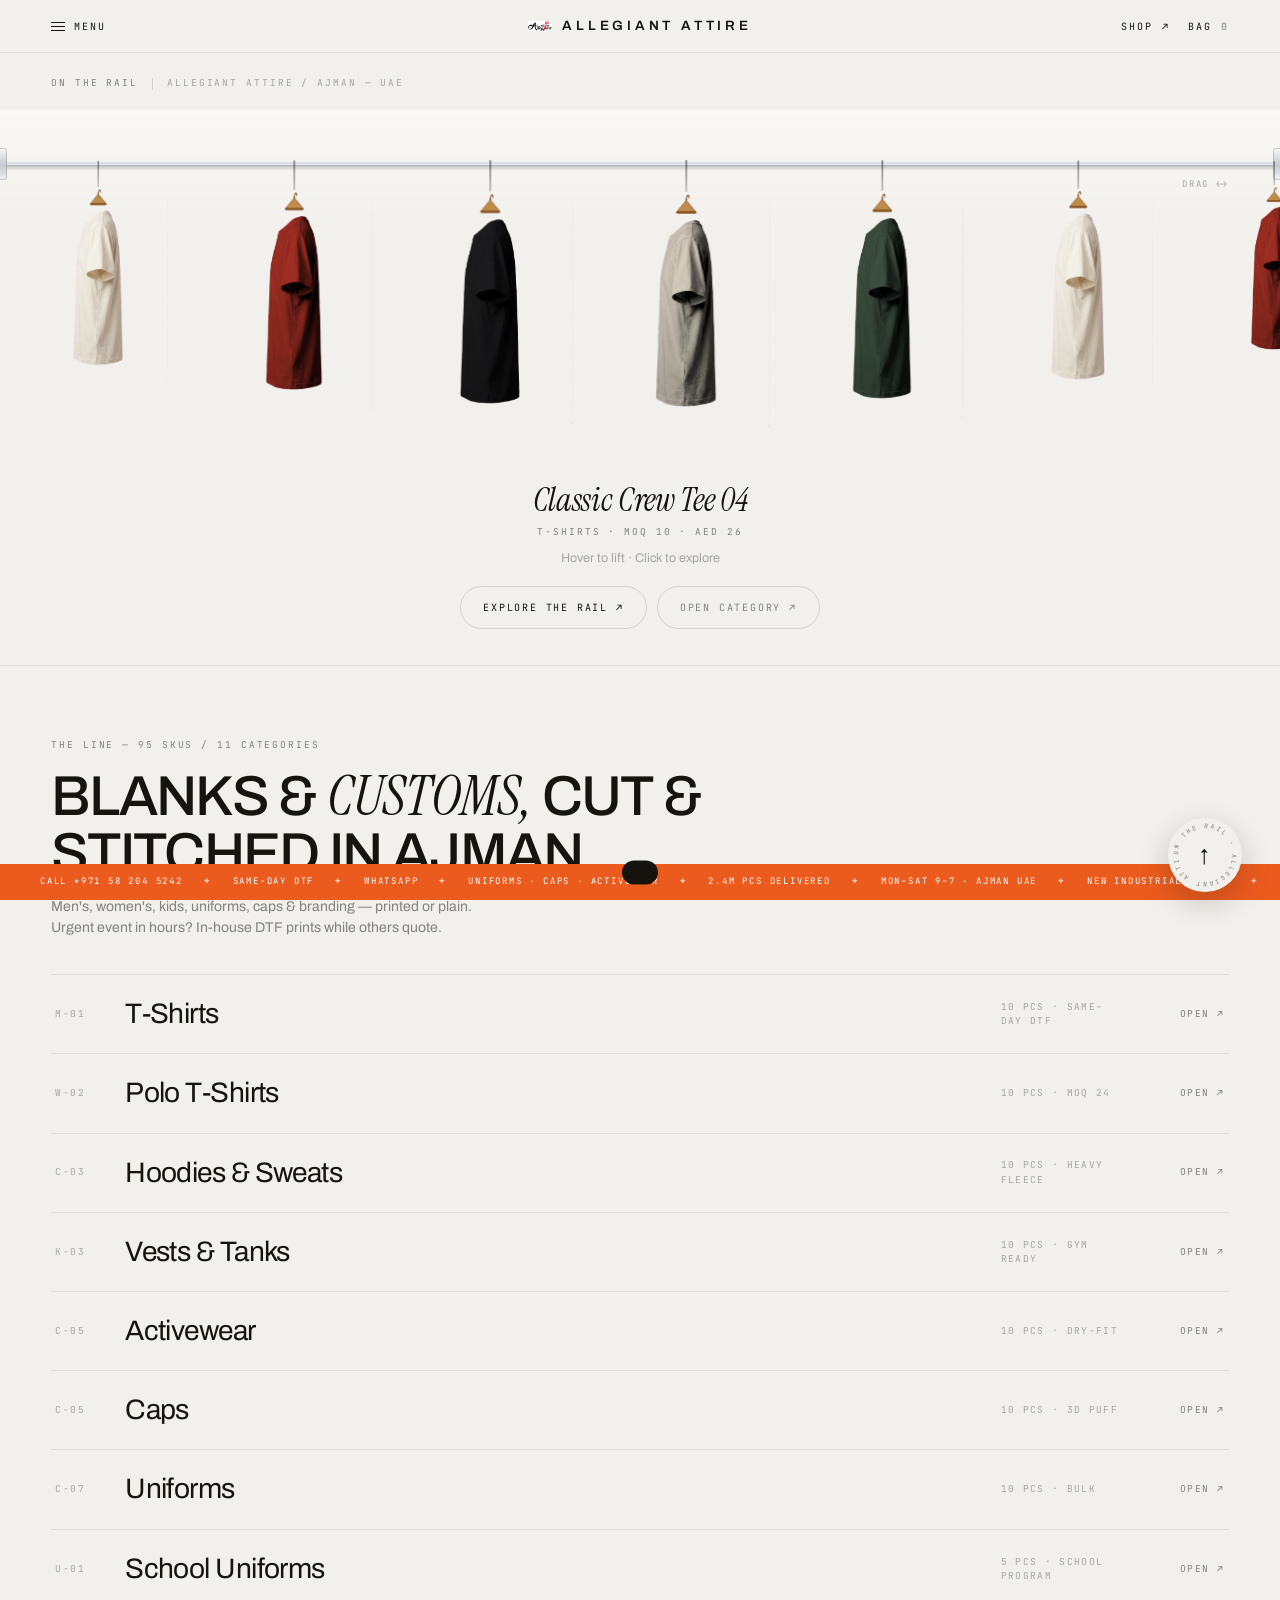
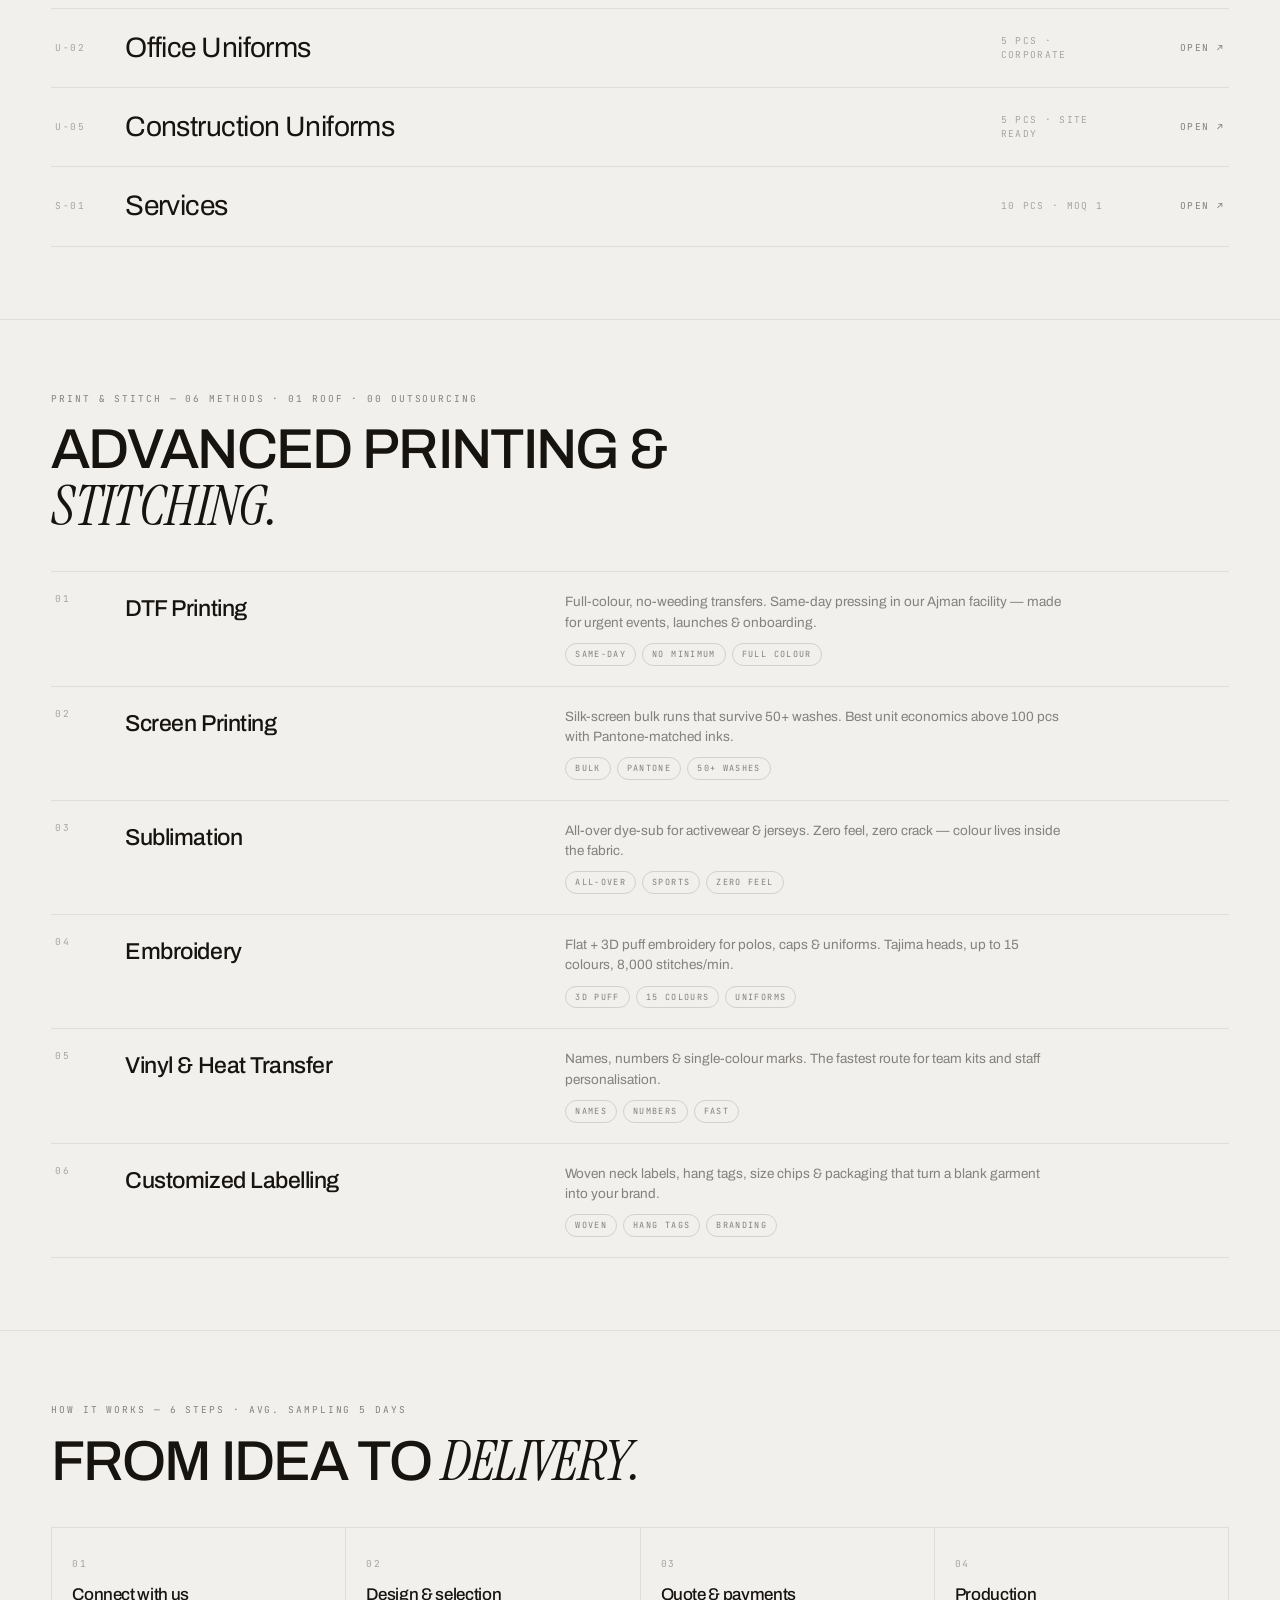
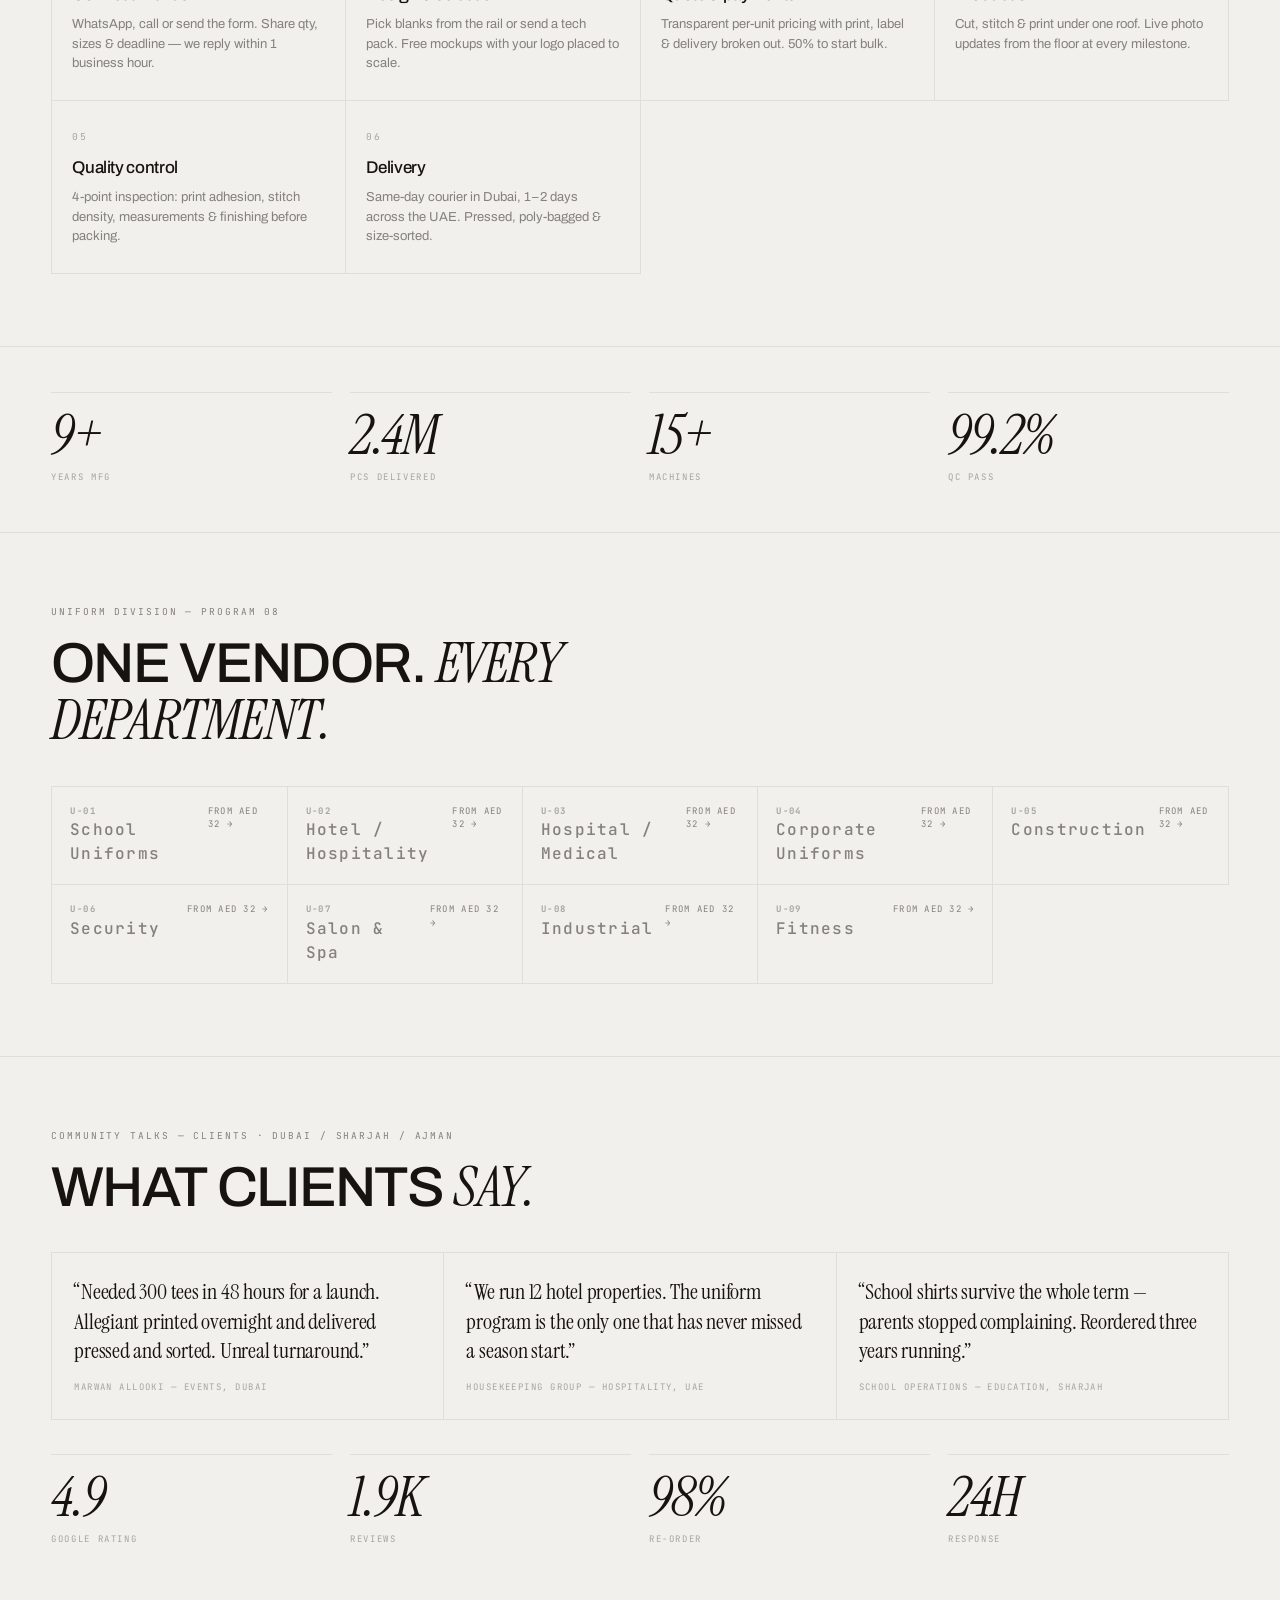
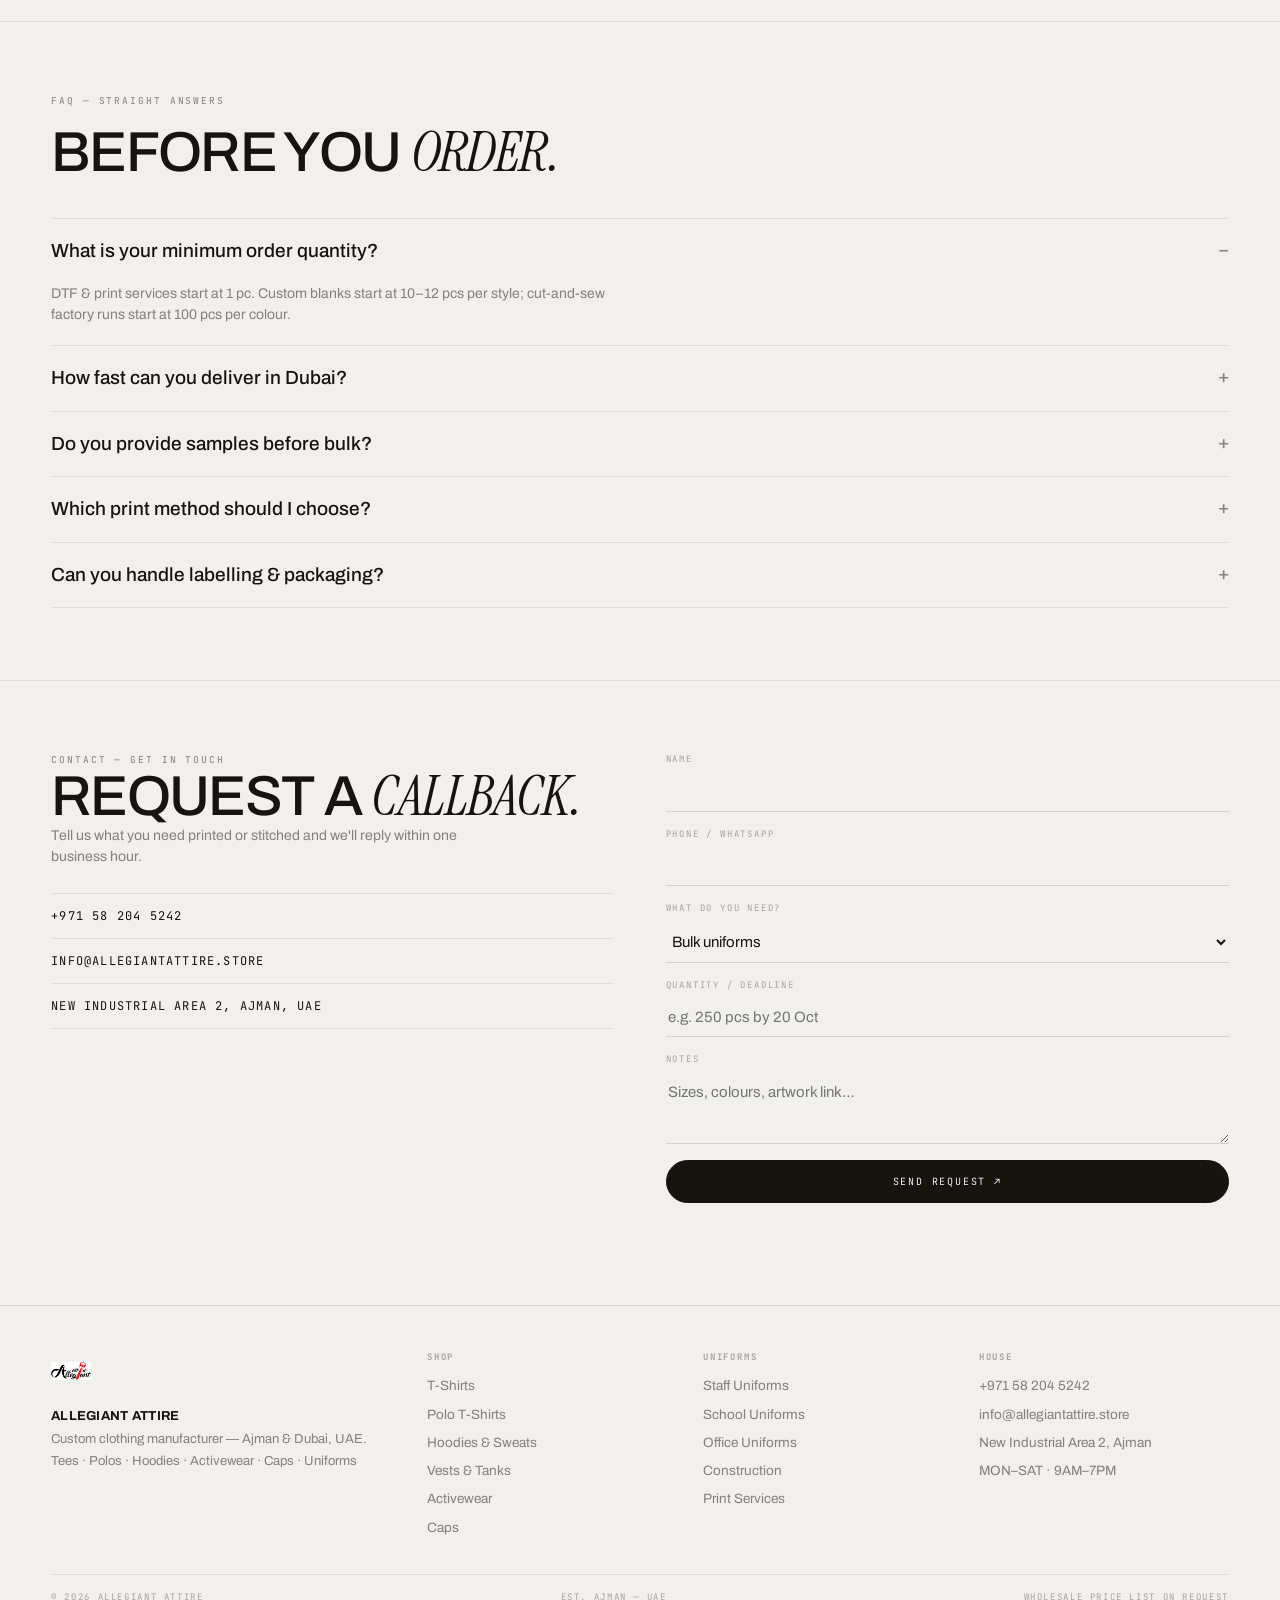
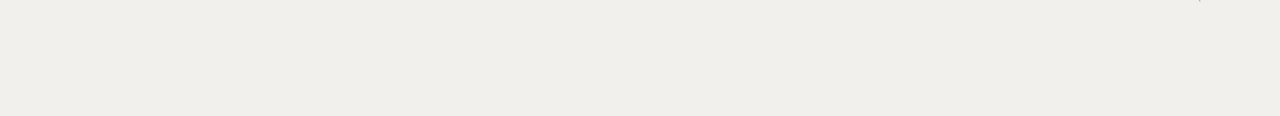
<file: home-v2.html>
<!doctype html>
<html lang="en">
  <head>
    <meta charset="UTF-8" />
    <link rel="icon" type="image/png" href="/logo.png?v=3" />
    <meta name="viewport" content="width=device-width, initial-scale=1.0" />
    <meta name="description" content="Allegiant Attire — custom clothing manufacturer in Ajman & Dubai, UAE. Blanks & custom apparel on the rail: tees, polos, hoodies, activewear, caps, uniforms. In-house DTF, embroidery & cut-and-sew. Call +971582045242." />
    <title>Allegiant Attire — On the Rail | Custom Clothing Mfg, Ajman UAE</title>
    <link rel="apple-touch-icon" href="/logo.png?v=3" />
    <link rel="preconnect" href="https://fonts.googleapis.com" />
    <link rel="preconnect" href="https://fonts.gstatic.com" crossorigin />
    <link href="https://fonts.googleapis.com/css2?family=Archivo:wght@400;500;600;800;900&family=Instrument+Serif:ital@0;1&family=JetBrains+Mono:wght@400;500&display=swap" rel="stylesheet" />
    <link rel="stylesheet" href="/home-v2.css?v=2" />
    <script src="/catalog.js?v=2" defer></script>
    <script src="/home-v2.js?v=2" defer></script>
  </head>
  <body>
    <a class="skip" href="#rails">SKIP TO THE RAIL</a>

    <!-- ══════════ minimal header ══════════ -->
    <header class="top">
      <button class="top-menu" id="menuBtn" type="button" aria-expanded="false" aria-controls="menu">
        <span class="mi" aria-hidden="true"><i></i><i></i><i></i></span> MENU
      </button>

      <a class="top-brand" href="/home-v2.html" aria-label="Allegiant Attire — home">
        <img src="/logo.png?v=3" alt="" />
        <b>ALLEGIANT ATTIRE</b>
      </a>

      <div class="top-right">
        <a class="top-shop" href="#line">SHOP <span aria-hidden="true">↗</span></a>
        <button class="top-bag" id="bagBtn" type="button">BAG <span id="bagCount">0</span></button>
      </div>
    </header>

    <!-- ══════════ menu panel ══════════ -->
    <div class="menu" id="menu" aria-hidden="true">
      <div class="menu-in">
        <div class="menu-col">
          <p class="lab">CATEGORIES</p>
          <nav id="menuCats" class="menu-cats"></nav>
        </div>
        <div class="menu-col">
          <p class="lab">HOUSE</p>
          <nav class="menu-links">
            <a href="#rails">The rail</a>
            <a href="#services">Print &amp; stitch</a>
            <a href="#process">How it works</a>
            <a href="#uniforms">Uniform division</a>
            <a href="#reviews">Clients</a>
            <a href="#faq">FAQ</a>
            <a href="#quote">Get a quote</a>
          </nav>
        </div>
        <div class="menu-col">
          <p class="lab">FACILITY</p>
          <p class="menu-addr">NEW INDUSTRIAL AREA 2<br />AJMAN, UAE<br />MON–SAT · 9AM–7PM</p>
          <p class="menu-addr"><a href="tel:+971582045242">+971 58 204 5242</a><br /><a href="mailto:info@allegiantattire.store">info@allegiantattire.store</a></p>
          <a class="pill pill-ink" href="https://wa.me/971582045242" target="_blank" rel="noopener">WHATSAPP US ↗</a>
        </div>
      </div>
      <button class="menu-close" id="menuClose" type="button" aria-label="Close menu">CLOSE ✕</button>
    </div>

    <main>
      <!-- ══════════ THE RAIL ══════════ -->
      <section class="rail" id="rails">
        <div class="rail-labels">
          <span class="lab">ON THE RAIL</span>
          <span class="rail-sep" aria-hidden="true"></span>
          <span class="lab lab-mute">ALLEGIANT ATTIRE / AJMAN — UAE</span>
        </div>

        <div class="rail-viewport" id="railViewport">
          <div class="rail-bar" aria-hidden="true"></div>
          <div class="rail-track" id="railTrack"></div>
          <span class="rail-cue" id="railCue" aria-hidden="true">DRAG ⟷</span>
        </div>

        <div class="rail-caption">
          <h2 class="rail-name" id="railName">Classic Crew Tee 01</h2>
          <p class="rail-meta" id="railMeta">T-SHIRTS · MOQ 10 · AED 29</p>
          <p class="rail-hint">Hover to lift · Click to explore</p>
          <div class="rail-actions">
            <button class="pill" id="railExplore" type="button">EXPLORE THE RAIL ↗</button>
            <button class="pill pill-ghost" id="railOpen" type="button">OPEN CATEGORY ↗</button>
          </div>
        </div>
      </section>

      <!-- ══════════ THE LINE (categories) ══════════ -->
      <section class="sec" id="line">
        <div class="sec-head">
          <p class="lab">THE LINE — 95 SKUS / 11 CATEGORIES</p>
          <h2 class="h2">BLANKS &amp; <em>CUSTOMS,</em> CUT &amp; STITCHED IN AJMAN.</h2>
          <p class="lede">
            Men's, women's, kids, uniforms, caps &amp; branding — printed or plain.
            Urgent event in hours? In-house DTF prints while others quote.
          </p>
        </div>
        <ol class="line" id="lineList"></ol>
      </section>

      <!-- ══════════ SERVICES ══════════ -->
      <section class="sec" id="services">
        <div class="sec-head">
          <p class="lab">PRINT &amp; STITCH — 06 METHODS · 01 ROOF · 00 OUTSOURCING</p>
          <h2 class="h2">ADVANCED PRINTING &amp; <em>STITCHING.</em></h2>
        </div>
        <ol class="svc-list" id="svcList"></ol>
      </section>

      <!-- ══════════ PROCESS ══════════ -->
      <section class="sec" id="process">
        <div class="sec-head">
          <p class="lab">HOW IT WORKS — 6 STEPS · AVG. SAMPLING 5 DAYS</p>
          <h2 class="h2">FROM IDEA TO <em>DELIVERY.</em></h2>
        </div>
        <ol class="proc" id="procList">
          <li><b>01</b><h3>Connect with us</h3><p>WhatsApp, call or send the form. Share qty, sizes &amp; deadline — we reply within 1 business hour.</p></li>
          <li><b>02</b><h3>Design &amp; selection</h3><p>Pick blanks from the rail or send a tech pack. Free mockups with your logo placed to scale.</p></li>
          <li><b>03</b><h3>Quote &amp; payments</h3><p>Transparent per-unit pricing with print, label &amp; delivery broken out. 50% to start bulk.</p></li>
          <li><b>04</b><h3>Production</h3><p>Cut, stitch &amp; print under one roof. Live photo updates from the floor at every milestone.</p></li>
          <li><b>05</b><h3>Quality control</h3><p>4-point inspection: print adhesion, stitch density, measurements &amp; finishing before packing.</p></li>
          <li><b>06</b><h3>Delivery</h3><p>Same-day courier in Dubai, 1–2 days across the UAE. Pressed, poly-bagged &amp; size-sorted.</p></li>
        </ol>
      </section>

      <!-- ══════════ NUMBERS ══════════ -->
      <section class="sec num-sec">
        <div class="nums">
          <div><b data-count="9" data-suffix="+">0</b><span>YEARS MFG</span></div>
          <div><b data-count="2.4" data-suffix="M">0</b><span>PCS DELIVERED</span></div>
          <div><b data-count="15" data-suffix="+">0</b><span>MACHINES</span></div>
          <div><b data-count="99.2" data-suffix="%">0</b><span>QC PASS</span></div>
        </div>
      </section>

      <!-- ══════════ UNIFORMS ══════════ -->
      <section class="sec" id="uniforms">
        <div class="sec-head">
          <p class="lab">UNIFORM DIVISION — PROGRAM 08</p>
          <h2 class="h2">ONE VENDOR. <em>EVERY DEPARTMENT.</em></h2>
        </div>
        <ul class="uni" id="uniList"></ul>
      </section>

      <!-- ══════════ CLIENTS ══════════ -->
      <section class="sec" id="reviews">
        <div class="sec-head">
          <p class="lab">COMMUNITY TALKS — CLIENTS · DUBAI / SHARJAH / AJMAN</p>
          <h2 class="h2">WHAT CLIENTS <em>SAY.</em></h2>
        </div>
        <ul class="quotes">
          <li>
            <p>“Needed 300 tees in 48 hours for a launch. Allegiant printed overnight and delivered pressed and sorted. Unreal turnaround.”</p>
            <span>MARWAN ALLOOKI — EVENTS, DUBAI</span>
          </li>
          <li>
            <p>“We run 12 hotel properties. The uniform program is the only one that has never missed a season start.”</p>
            <span>HOUSEKEEPING GROUP — HOSPITALITY, UAE</span>
          </li>
          <li>
            <p>“School shirts survive the whole term — parents stopped complaining. Reordered three years running.”</p>
            <span>SCHOOL OPERATIONS — EDUCATION, SHARJAH</span>
          </li>
        </ul>
        <div class="nums nums-tight">
          <div><b>4.9</b><span>GOOGLE RATING</span></div>
          <div><b>1.9K</b><span>REVIEWS</span></div>
          <div><b>98%</b><span>RE-ORDER</span></div>
          <div><b>24H</b><span>RESPONSE</span></div>
        </div>
      </section>

      <!-- ══════════ FAQ ══════════ -->
      <section class="sec" id="faq">
        <div class="sec-head">
          <p class="lab">FAQ — STRAIGHT ANSWERS</p>
          <h2 class="h2">BEFORE YOU <em>ORDER.</em></h2>
        </div>
        <div class="faq">
          <details open>
            <summary>What is your minimum order quantity?</summary>
            <p>DTF &amp; print services start at 1 pc. Custom blanks start at 10–12 pcs per style; cut-and-sew factory runs start at 100 pcs per colour.</p>
          </details>
          <details>
            <summary>How fast can you deliver in Dubai?</summary>
            <p>Same-day DTF pressing on ready blanks, 5–7 days for sampling, 2–3 weeks for bulk. Dubai courier is same-day, 1–2 days across the UAE.</p>
          </details>
          <details>
            <summary>Do you provide samples before bulk?</summary>
            <p>Yes — a pre-production sample with your artwork and labels is approved before the bulk run starts, usually within 5 days.</p>
          </details>
          <details>
            <summary>Which print method should I choose?</summary>
            <p>DTF for full-colour, urgent or low quantities; screen print for large single-colour runs; sublimation for all-over activewear; embroidery for polos, caps and uniforms.</p>
          </details>
          <details>
            <summary>Can you handle labelling &amp; packaging?</summary>
            <p>Woven neck labels, size chips, hang tags, poly-bags and outer cartons — printed, sewn and packed in-house.</p>
          </details>
        </div>
      </section>

      <!-- ══════════ QUOTE ══════════ -->
      <section class="sec quote" id="quote">
        <div class="quote-copy">
          <p class="lab">CONTACT — GET IN TOUCH</p>
          <h2 class="h2">REQUEST A <em>CALLBACK.</em></h2>
          <p class="lede">Tell us what you need printed or stitched and we'll reply within one business hour.</p>
          <ul class="quote-contacts">
            <li><a href="tel:+971582045242">+971 58 204 5242</a></li>
            <li><a href="mailto:info@allegiantattire.store">INFO@ALLEGIANTATTIRE.STORE</a></li>
            <li><a href="https://maps.google.com/?q=New+Industrial+Area+2,+Ajman,+UAE" target="_blank" rel="noopener">NEW INDUSTRIAL AREA 2, AJMAN, UAE</a></li>
          </ul>
        </div>
        <form class="form" id="quoteForm" novalidate>
          <label class="f"><span>NAME</span><input name="name" type="text" autocomplete="name" required /></label>
          <label class="f"><span>PHONE / WHATSAPP</span><input name="phone" type="tel" autocomplete="tel" required /></label>
          <label class="f"><span>WHAT DO YOU NEED?</span>
            <select name="need">
              <option>Bulk uniforms</option>
              <option>Custom T-shirts</option>
              <option>Hoodies / merch</option>
              <option>Caps &amp; embroidery</option>
              <option>Activewear</option>
              <option>Kidswear</option>
              <option>Other</option>
            </select>
          </label>
          <label class="f"><span>QUANTITY / DEADLINE</span><input name="qty" type="text" placeholder="e.g. 250 pcs by 20 Oct" /></label>
          <label class="f"><span>NOTES</span><textarea name="notes" rows="3" placeholder="Sizes, colours, artwork link…"></textarea></label>
          <button class="pill pill-ink pill-wide" type="submit">SEND REQUEST ↗</button>
          <p class="f-note" id="quoteMsg" role="status"></p>
        </form>
      </section>
    </main>

    <!-- ══════════ footer ══════════ -->
    <footer class="foot">
      <div class="foot-in">
        <div class="foot-brand">
          <img src="/logo.png?v=3" alt="Allegiant Attire" />
          <p><b>ALLEGIANT ATTIRE</b><br />Custom clothing manufacturer — Ajman &amp; Dubai, UAE.<br />Tees · Polos · Hoodies · Activewear · Caps · Uniforms</p>
        </div>
        <nav class="foot-col" aria-label="Shop">
          <b>SHOP</b>
          <a href="#rails" data-jump="t-shirts">T-Shirts</a>
          <a href="#rails" data-jump="polo-t-shirts">Polo T-Shirts</a>
          <a href="#rails" data-jump="hoodies-sweats">Hoodies &amp; Sweats</a>
          <a href="#rails" data-jump="vests-tanks">Vests &amp; Tanks</a>
          <a href="#rails" data-jump="activewear">Activewear</a>
          <a href="#rails" data-jump="caps">Caps</a>
        </nav>
        <nav class="foot-col" aria-label="Uniforms">
          <b>UNIFORMS</b>
          <a href="#rails" data-jump="uniforms">Staff Uniforms</a>
          <a href="#rails" data-jump="school-uniforms">School Uniforms</a>
          <a href="#rails" data-jump="office-uniforms">Office Uniforms</a>
          <a href="#rails" data-jump="construction-uniforms">Construction</a>
          <a href="#services">Print Services</a>
        </nav>
        <div class="foot-col">
          <b>HOUSE</b>
          <a href="tel:+971582045242">+971 58 204 5242</a>
          <a href="mailto:info@allegiantattire.store">info@allegiantattire.store</a>
          <a href="https://maps.google.com/?q=New+Industrial+Area+2,+Ajman,+UAE" target="_blank" rel="noopener">New Industrial Area 2, Ajman</a>
          <span class="foot-hours">MON–SAT · 9AM–7PM</span>
        </div>
      </div>
      <div class="foot-bar">
        <span>© <span id="yr">2026</span> ALLEGIANT ATTIRE</span>
        <span>EST. AJMAN — UAE</span>
        <span>WHOLESALE PRICE LIST ON REQUEST</span>
      </div>
    </footer>

    <!-- ══════════ product overlay ══════════ -->
    <div class="pov" id="pov" role="dialog" aria-modal="true" aria-label="Product detail" aria-hidden="true">
      <div class="pov-scrim" id="povScrim"></div>
      <div class="pov-card">
        <div class="pov-top">
          <span class="lab" id="povSku">SKU</span>
          <button class="pov-close" id="povClose" type="button">CLOSE ✕</button>
        </div>
        <div class="pov-media">
          <div class="pov-hang" id="povHang"></div>
          <span class="pov-view-tag" id="povViewTag">FRONT</span>
        </div>
        <div class="pov-info">
          <h3 class="pov-name" id="povName">—</h3>
          <p class="lab" id="povMeta">—</p>
          <div class="pov-views">
            <button type="button" class="view-btn is-on" data-view="front">FRONT</button>
            <button type="button" class="view-btn" data-view="back">BACK</button>
          </div>
          <p class="pov-note" id="povNote">Sizes XS–3XL · fabric and colour cards sent on WhatsApp.</p>
          <div class="pov-actions">
            <a class="pill" id="povShop" href="#" target="_blank" rel="noopener">VIEW IN THE SHOP ↗</a>
            <button class="pill pill-ink" id="povAdd" type="button">ADD TO BAG</button>
            <a class="pill" id="povWa" href="https://wa.me/971582045242" target="_blank" rel="noopener">WHATSAPP QUOTE</a>
          </div>
        </div>
      </div>
    </div>

    <!-- ══════════ bag drawer ══════════ -->
    <aside class="drawer" id="bagDrawer" aria-hidden="true" aria-label="Order bag">
      <header class="dr-head">
        <span class="lab">YOUR ORDER BAG</span>
        <button type="button" class="dr-x" id="bagClose" aria-label="Close bag">✕</button>
      </header>
      <div class="dr-body" id="bagBody"></div>
      <footer class="dr-foot">
        <p class="dr-total"><span class="lab">ESTIMATE</span><b id="bagTotal">AED 0</b></p>
        <p class="dr-note">MOQ is confirmed on WhatsApp before production. Delivery quoted per emirate.</p>
        <a class="pill pill-wa" id="bagOrder" href="https://wa.me/971582045242" target="_blank" rel="noopener">SEND ORDER ON WHATSAPP ↗</a>
        <button type="button" class="pill pill-ghost" id="bagClear">CLEAR BAG</button>
      </footer>
    </aside>

    <div class="scrim" id="scrim"></div>
    <div class="toast" id="toast" role="status" aria-live="polite"></div>

    <!-- ══════════ marquee tray ══════════ -->
    <div class="tray">
      <div class="tray-track" id="trayTrack"></div>
      <button class="tray-badge" id="toTop" type="button" aria-label="Back to the top">
        <svg viewBox="0 0 90 90" aria-hidden="true">
          <defs><path id="circ" d="M45,45 m-33,0 a33,33 0 1,1 66,0 a33,33 0 1,1 -66,0" /></defs>
          <text><textPath href="#circ" startOffset="0">ON THE RAIL · ALLEGIANT ATTIRE · AJMAN UAE · </textPath></text>
        </svg>
        <span aria-hidden="true">↑</span>
      </button>
    </div>
  </body>
</html>
</file>
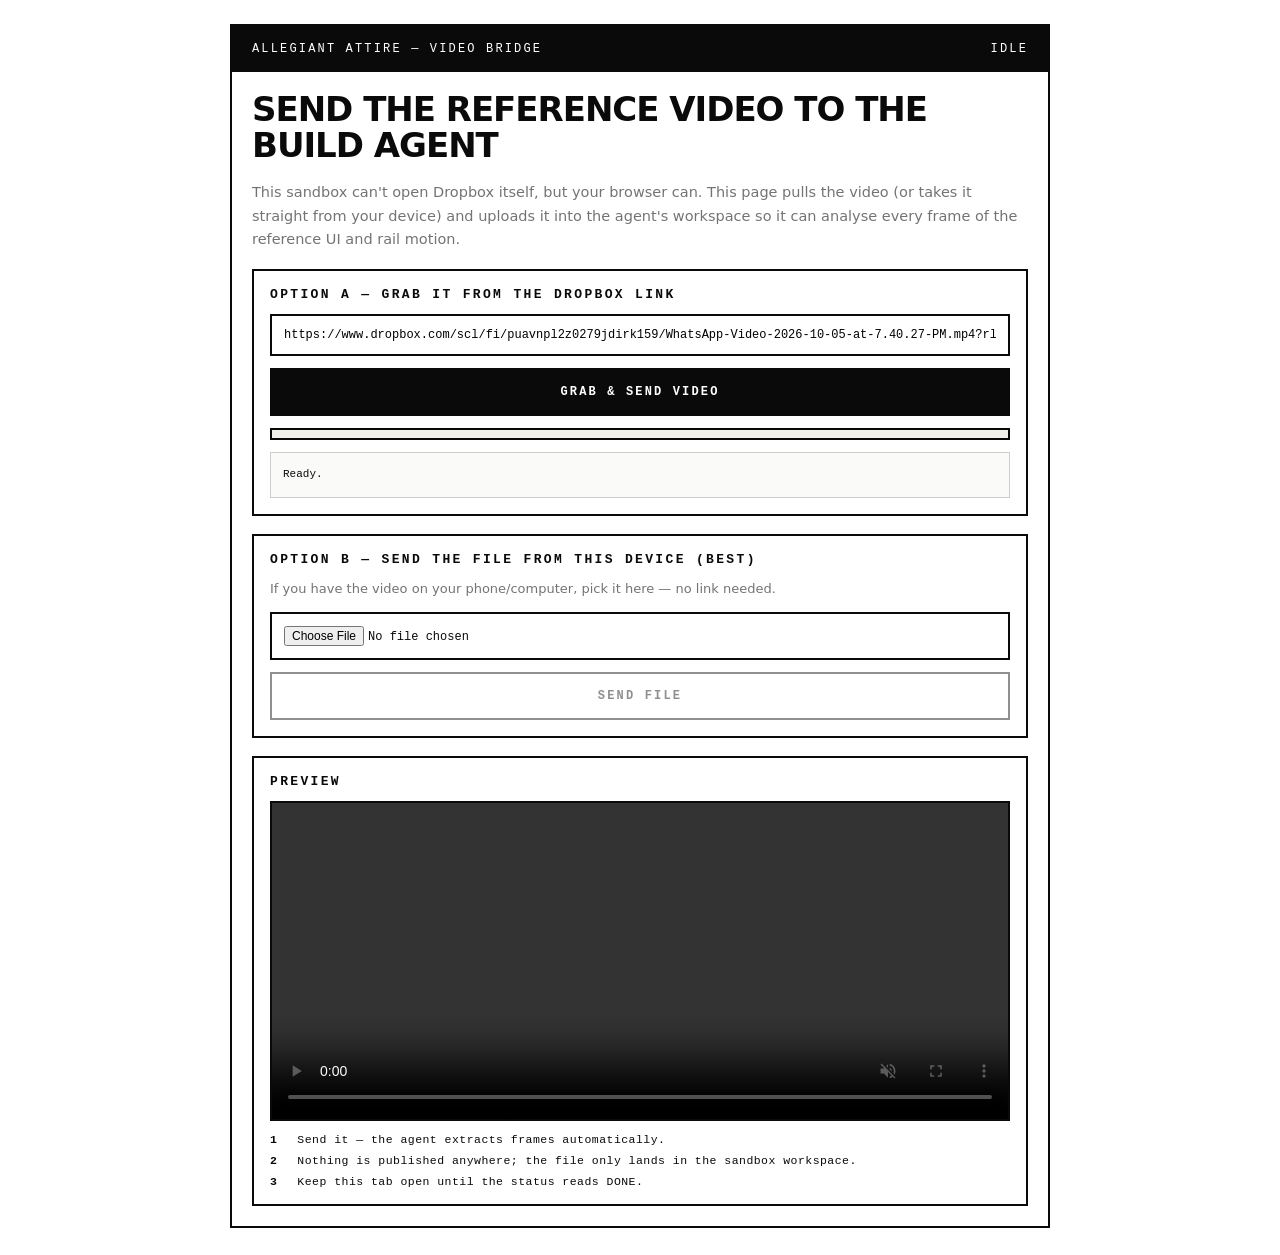
<file: tools/grab-video.html>
<!doctype html>
<html lang="en">
<head>
<meta charset="utf-8" />
<meta name="viewport" content="width=device-width, initial-scale=1" />
<title>Send the reference video → build agent</title>
<style>
  :root { --fg:#0a0a0a; --bg:#fff; --line:#0a0a0a; --mute:rgba(0,0,0,.55);
          --mono:"JetBrains Mono",ui-monospace,Menlo,monospace; --ok:#16a34a; --hot:#e63946; }
  * { box-sizing:border-box; }
  body { margin:0; background:var(--bg); color:var(--fg); font-family:"Archivo",system-ui,Arial,sans-serif; padding:24px; }
  .wrap { max-width:820px; margin:0 auto; border:2px solid var(--line); }
  header { background:var(--fg); color:var(--bg); padding:16px 20px; font-family:var(--mono);
           font-size:12px; letter-spacing:.18em; display:flex; justify-content:space-between; gap:12px; }
  .body { padding:20px; display:grid; gap:18px; }
  h1 { font-size:clamp(22px,3vw,34px); margin:0; letter-spacing:-.03em; line-height:1.05; text-transform:uppercase; }
  p { margin:0; color:var(--mute); font-size:14.5px; line-height:1.6; }
  .box { border:2px solid var(--line); padding:16px; display:grid; gap:12px; }
  .box h2 { font-size:13px; font-family:var(--mono); letter-spacing:.18em; margin:0; }
  input[type=url], input[type=file] { width:100%; padding:12px; border:2px solid var(--line);
    font-family:var(--mono); font-size:12px; background:#fff; }
  button { padding:15px 20px; border:2px solid var(--line); background:var(--fg); color:var(--bg);
    font-family:var(--mono); font-size:12px; letter-spacing:.18em; cursor:pointer; font-weight:700; }
  button.alt { background:#fff; color:var(--fg); }
  button:disabled { opacity:.45; cursor:not-allowed; }
  .bar { height:12px; border:2px solid var(--line); position:relative; overflow:hidden; background:#f2f1ee; }
  .bar span { position:absolute; inset:0 auto 0 0; width:0; background:var(--fg); transition:width .2s linear; }
  #log { font-family:var(--mono); font-size:11px; line-height:1.8; white-space:pre-wrap; max-height:220px;
         overflow:auto; border:1px solid rgba(0,0,0,.18); padding:12px; background:#fafaf8; }
  .ok { color:var(--ok); font-weight:700; } .err { color:var(--hot); font-weight:700; }
  video { width:100%; max-height:320px; border:2px solid var(--line); background:#000; }
  .steps { display:grid; gap:8px; font-family:var(--mono); font-size:11.5px; letter-spacing:.04em; }
  .steps b { display:inline-block; width:20px; }
</style>
</head>
<body>
<div class="wrap">
  <header>
    <span>ALLEGIANT ATTIRE — VIDEO BRIDGE</span>
    <span id="status">IDLE</span>
  </header>

  <div class="body">
    <h1>Send the reference video to the build agent</h1>
    <p>
      This sandbox can't open Dropbox itself, but your browser can. This page pulls the video
      (or takes it straight from your device) and uploads it into the agent's workspace so it can
      analyse every frame of the reference UI and rail motion.
    </p>

    <div class="box">
      <h2>OPTION A — GRAB IT FROM THE DROPBOX LINK</h2>
      <input id="src" type="url" spellcheck="false" />
      <button id="grab">GRAB &amp; SEND VIDEO</button>
      <div class="bar"><span id="fill"></span></div>
      <div id="log">Ready.</div>
    </div>

    <div class="box">
      <h2>OPTION B — SEND THE FILE FROM THIS DEVICE (BEST)</h2>
      <p style="font-size:13px">If you have the video on your phone/computer, pick it here — no link needed.</p>
      <input id="file" type="file" accept="video/*" />
      <button id="send" class="alt" disabled>SEND FILE</button>
    </div>

    <div class="box">
      <h2>PREVIEW</h2>
      <video id="vid" controls playsinline muted></video>
      <div class="steps">
        <span><b>1</b> Send it — the agent extracts frames automatically.</span>
        <span><b>2</b> Nothing is published anywhere; the file only lands in the sandbox workspace.</span>
        <span><b>3</b> Keep this tab open until the status reads DONE.</span>
      </div>
    </div>
  </div>
</div>

<script>
(function () {
  var DEFAULT_SRC = "https://www.dropbox.com/scl/fi/puavnpl2z0279jdirk159/WhatsApp-Video-2026-10-05-at-7.40.27-PM.mp4?rlkey=nbs6szmvsh5ka62aszevas8n2&st=jp0j73kv&dl=1";
  var src = document.getElementById("src");
  var logEl = document.getElementById("log");
  var fill = document.getElementById("fill");
  var status = document.getElementById("status");
  var fileInput = document.getElementById("file");
  var sendBtn = document.getElementById("send");
  var grabBtn = document.getElementById("grab");
  var vid = document.getElementById("vid");

  var qs = new URLSearchParams(location.search);
  src.value = qs.get("src") || DEFAULT_SRC;

  function log(msg, cls) {
    var line = document.createElement("div");
    if (cls) line.className = cls;
    line.textContent = msg;
    logEl.appendChild(line);
    logEl.scrollTop = logEl.scrollHeight;
  }
  function setPct(p) { fill.style.width = Math.round(p * 100) + "%"; }

  function upload(blob, name) {
    return new Promise(function (resolve, reject) {
      var xhr = new XMLHttpRequest();
      xhr.open("POST", "/__upload?name=" + encodeURIComponent(name));
      xhr.upload.onprogress = function (e) {
        if (e.lengthComputable) {
          setPct(e.loaded / e.total);
          status.textContent = "UPLOADING " + Math.round((e.loaded / e.total) * 100) + "%";
        }
      };
      xhr.onload = function () {
        if (xhr.status === 200) {
          log("UPLOAD OK → " + xhr.responseText, "ok");
          status.textContent = "DONE";
          log("Done. You can close this tab — the agent now has the video.", "ok");
          resolve();
        } else {
          log("UPLOAD FAILED: HTTP " + xhr.status + " " + xhr.responseText, "err");
          status.textContent = "FAILED";
          reject(new Error("http " + xhr.status));
        }
      };
      xhr.onerror = function () {
        log("UPLOAD FAILED: network error (is the preview still running?)", "err");
        status.textContent = "FAILED";
        reject(new Error("network"));
      };
      xhr.send(blob);
    });
  }

  // ── Option A: read the remote file in this browser, then hand it over ──
  grabBtn.addEventListener("click", async function () {
    grabBtn.disabled = true;
    logEl.textContent = "";
    try {
      var url = src.value.trim();
      log("Fetching (cross-origin) " + url.slice(0, 96) + "…");
      var res = await fetch(url, { mode: "cors", redirect: "follow", credentials: "omit" });
      if (!res.ok) throw new Error("HTTP " + res.status);
      var total = Number(res.headers.get("content-length") || 0);
      log("Connected. size " + (total ? (total / 1048576).toFixed(1) + " MB" : "unknown") + " — downloading…");

      var reader = res.body.getReader(), chunks = [], got = 0;
      for (;;) {
        var r = await reader.read();
        if (r.done) break;
        chunks.push(r.value); got += r.value.length;
        if (total) { setPct(got / total); status.textContent = "DOWNLOADING " + Math.round((got / total) * 100) + "%"; }
        else status.textContent = "DOWNLOADING " + (got / 1048576).toFixed(1) + " MB";
      }
      var blob = new Blob(chunks, { type: res.headers.get("content-type") || "video/mp4" });
      log("Downloaded " + (blob.size / 1048576).toFixed(1) + " MB — sending to the sandbox…", "ok");
      var vurl = URL.createObjectURL(blob);
      vid.src = vurl;
      await upload(blob, "dropbox-reference.mp4");
    } catch (err) {
      log("Could not read that link from the browser: " + err.message, "err");
      log("Dropbox sometimes blocks direct reads. Use OPTION B instead — pick the video file from this device.", "err");
      status.textContent = "TRY OPTION B";
      grabBtn.disabled = false;
      var note = document.createElement("p");
      note.innerHTML = "<b>Tip:</b> open the Dropbox link in a new tab → Download → then choose that file in Option B.";
      logEl.appendChild(note);
    }
  });

  // ── Option B: a local file ──
  fileInput.addEventListener("change", function () {
    sendBtn.disabled = !fileInput.files.length;
    if (fileInput.files.length) {
      var f = fileInput.files[0];
      log("Selected “" + f.name + "” — " + (f.size / 1048576).toFixed(1) + " MB. Press SEND FILE.");
      vid.src = URL.createObjectURL(f);
    }
  });

  sendBtn.addEventListener("click", async function () {
    var f = fileInput.files[0];
    if (!f) return;
    sendBtn.disabled = true;
    logEl.textContent = "";
    log("Sending “" + f.name + "” (" + (f.size / 1048576).toFixed(1) + " MB)…");
    try { await upload(f, f.name); }
    catch (e) { sendBtn.disabled = false; }
  });
})();
</script>
</body>
</html>
</file>
<file: home-v2.css>
/* ==========================================================================
   ALLEGIANT ATTIRE — home-v2.css  (rail edition)
   Reference language: warm off-white, hairline rules, chrome rail with
   garments on wooden hangers, tiny mono labels, serif-italic product names,
   accent marquee tray pinned to the bottom of the viewport.
   ========================================================================== */

/* ── tokens ──────────────────────────────────────────────────────────────── */
:root {
  --bg: #f2f0ec;
  --bg-2: #eae7e1;
  --ink: #171410;
  --mute: rgba(23, 20, 16, 0.5);
  --mute-2: rgba(23, 20, 16, 0.34);
  --hair: rgba(23, 20, 16, 0.14);
  --hair-2: rgba(23, 20, 16, 0.08);
  --accent: #ec5b1e;
  --wa: #22c55e;
  --mono: "JetBrains Mono", ui-monospace, SFMono-Regular, Menlo, monospace;
  --sans: "Archivo", "Helvetica Neue", Helvetica, Arial, sans-serif;
  --serif: "Instrument Serif", "Times New Roman", Georgia, serif;
  --pad: clamp(16px, 4vw, 64px);
  --tray: 36px;
  --ease: cubic-bezier(0.22, 0.61, 0.36, 1);
}

* { box-sizing: border-box; }
html { -webkit-text-size-adjust: 100%; scroll-behavior: smooth; }
body {
  margin: 0;
  padding-bottom: var(--tray);
  background: var(--bg);
  color: var(--ink);
  font-family: var(--sans);
  font-size: 16px;
  line-height: 1.5;
  overflow-x: hidden;
}
img { max-width: 100%; display: block; }
a { color: inherit; text-decoration: none; }
button { font: inherit; color: inherit; }
h1, h2, h3, p, ul, ol, li, figure, blockquote { margin: 0; padding: 0; }
ul, ol { list-style: none; }
em { font-style: normal; }
::selection { background: var(--accent); color: #fff; }
:focus-visible { outline: 2px solid var(--accent); outline-offset: 3px; }
.skip { position: absolute; left: -9999px; top: 0; background: var(--ink); color: var(--bg); padding: 10px 14px; font-family: var(--mono); font-size: 11px; z-index: 200; }
.skip:focus { left: 12px; top: 12px; }

.lab {
  font-family: var(--mono);
  font-size: 9.5px;
  letter-spacing: 0.2em;
  text-transform: uppercase;
  color: var(--mute);
}
.lab-mute { color: var(--mute-2); }
.h2 {
  font-size: clamp(28px, 4.4vw, 58px);
  font-weight: 500;
  letter-spacing: -0.03em;
  line-height: 1.0;
  text-transform: uppercase;
  max-width: 22ch;
}
.h2 em, .h2 i { font-family: var(--serif); font-style: italic; font-weight: 400; text-transform: none; letter-spacing: -0.01em; }
.lede { color: var(--mute); font-size: clamp(14px, 1.1vw, 16px); max-width: 54ch; }

/* ── pills ───────────────────────────────────────────────────────────────── */
.pill {
  display: inline-flex; align-items: center; justify-content: center; gap: 8px;
  padding: 13px 22px; border: 1px solid var(--hair); border-radius: 999px;
  background: transparent; cursor: pointer; white-space: nowrap;
  font-family: var(--mono); font-size: 10px; letter-spacing: 0.18em; text-transform: uppercase;
  transition: background 0.25s var(--ease), color 0.25s var(--ease), border-color 0.25s var(--ease);
}
.pill:hover { background: var(--ink); color: var(--bg); border-color: var(--ink); }
.pill-ink { background: var(--ink); color: var(--bg); border-color: var(--ink); }
.pill-ink:hover { background: var(--accent); border-color: var(--accent); color: #fff; }
.pill-ghost { color: var(--mute); }
.pill-wide { width: 100%; }
.pill-wa { background: var(--wa); border-color: var(--wa); color: #06180d; font-weight: 500; }
.pill-wa:hover { background: #1aa851; border-color: #1aa851; color: #06180d; }

/* ── header ──────────────────────────────────────────────────────────────── */
.top {
  position: sticky; top: 0; z-index: 60;
  display: grid; grid-template-columns: 1fr auto 1fr; align-items: center; gap: 12px;
  padding: 14px var(--pad);
  background: color-mix(in srgb, var(--bg) 82%, transparent);
  backdrop-filter: blur(12px);
  border-bottom: 1px solid var(--hair-2);
}
.top-menu, .top-shop, .top-bag {
  display: inline-flex; align-items: center; gap: 9px; background: none; border: 0; cursor: pointer;
  font-family: var(--mono); font-size: 10px; letter-spacing: 0.2em; color: var(--ink); padding: 4px 0;
}
.top-menu:hover, .top-shop:hover, .top-bag:hover { color: var(--accent); }
.top-menu .mi { display: inline-flex; flex-direction: column; gap: 3px; width: 14px; }
.top-menu .mi i { display: block; height: 1px; background: currentColor; }
.top-brand { display: inline-flex; align-items: center; gap: 10px; justify-self: center; }
.top-brand img { width: 24px; height: 24px; object-fit: contain; }
.top-brand b { font-size: 13.5px; font-weight: 600; letter-spacing: 0.28em; white-space: nowrap; }
.top-right { justify-self: end; display: inline-flex; align-items: center; gap: 18px; }
.top-bag span { color: var(--mute); }
.top-bag.is-hot span { color: var(--accent); }
@media (max-width: 640px) {
  .top { padding: 12px 14px; gap: 8px; }
  .top-brand { gap: 7px; }
  .top-brand img { width: 20px; height: 20px; }
  .top-brand b { font-size: 10.5px; letter-spacing: 0.14em; }
  .top-right { gap: 10px; }
  .top-shop, .top-bag, .top-menu { font-size: 9px; letter-spacing: 0.14em; }
  /* garments sized relative to the viewport so ~3 pieces share the fold */
  .rail-viewport { --hh: clamp(170px, 46vw, 250px); --hw: clamp(104px, 30vw, 150px); --hgap: clamp(9px, 2.4vw, 16px); }
  .hang-wood { width: 54px; margin-left: -27px; top: 20px; }
  .rail-labels { gap: 10px; }
  .rail-labels .lab:last-child, .rail-sep { display: none; }
  .rail-caption { margin-top: 4px; }
  .tray-track a, .tray-track span { font-size: 8px; padding: 0 14px; }
}

/* ── menu panel ──────────────────────────────────────────────────────────── */
.menu {
  position: fixed; inset: 0; z-index: 90; background: var(--bg);
  padding: calc(64px + 4vh) var(--pad) calc(var(--tray) + 40px);
  opacity: 0; pointer-events: none; transition: opacity 0.35s var(--ease);
  overflow-y: auto;
}
.menu.is-open { opacity: 1; pointer-events: auto; }
.menu-in { display: grid; grid-template-columns: 1.3fr 1fr 1fr; gap: clamp(20px, 4vw, 60px); }
@media (max-width: 860px) { .menu-in { grid-template-columns: 1fr; } }
.menu-col .lab { margin-bottom: 14px; }
.menu-cats { display: grid; }
.menu-cats a {
  display: flex; align-items: baseline; justify-content: space-between; gap: 12px;
  padding: 11px 0; border-bottom: 1px solid var(--hair-2);
  font-size: clamp(18px, 2.4vw, 28px); font-weight: 400; letter-spacing: -0.02em;
}
.menu-cats a:hover { font-family: var(--serif); font-style: italic; color: var(--accent); }
.menu-cats i { font-style: normal; font-family: var(--mono); font-size: 9.5px; letter-spacing: 0.16em; color: var(--mute-2); }
.menu-links { display: grid; gap: 2px; }
.menu-links a { padding: 9px 0; border-bottom: 1px solid var(--hair-2); font-size: 15px; color: var(--mute); }
.menu-links a:hover { color: var(--ink); }
.menu-addr { font-family: var(--mono); font-size: 10.5px; letter-spacing: 0.12em; line-height: 2; color: var(--mute); margin-bottom: 18px; }
.menu-addr a:hover { color: var(--accent); }
.menu-close {
  position: fixed; top: 14px; right: var(--pad); z-index: 95; background: none; border: 0; cursor: pointer;
  font-family: var(--mono); font-size: 10px; letter-spacing: 0.2em;
}
.menu-close:hover { color: var(--accent); }

/* ══════════════════════════════════════════════════════════════════════════
   THE RAIL
   ══════════════════════════════════════════════════════════════════════════ */
.rail { padding: clamp(14px, 2.6vh, 34px) 0 clamp(26px, 4vh, 52px); }
.rail-labels {
  display: flex; align-items: center; gap: 14px; padding: 0 var(--pad);
  margin-bottom: clamp(10px, 2.2vh, 30px);
}
.rail-sep { width: 1px; height: 12px; background: var(--hair); }

.rail-viewport {
  --railY: clamp(44px, 6vh, 80px);
  --hh: clamp(190px, 25vh, 330px);      /* garment length (all cut-outs share it) */
  --hw: clamp(126px, 13vw, 212px);      /* fallback photo width */
  --hgap: clamp(10px, 1.1vw, 20px);     /* clear space either side */
  position: relative;
  padding: var(--railY) 0 clamp(30px, 4.5vh, 64px);
  cursor: grab;
  overflow: hidden;
  touch-action: pan-y;
  perspective: 1800px;
  perspective-origin: 50% 0;
}
.rail-viewport.is-dragging { cursor: grabbing; }
.rail-viewport::before {
  /* faint studio wall — kept above the pieces so the backdrop behind them
     stays flat cream (each piece blends against its own plate) */
  content: ""; position: absolute; inset: 0; pointer-events: none;
  background: linear-gradient(180deg, rgba(255, 255, 255, 0.6), transparent 34%);
}
.rail-bar {
  position: absolute; left: 0; right: 0; top: calc(var(--railY) - 3px); height: 6px;
  background: linear-gradient(180deg, #fbfbfc 0%, #cfd2d6 38%, #fdfdfe 52%, #a9adb4 78%, #d8dade 100%);
  box-shadow: 0 2px 3px rgba(23, 20, 16, 0.18);
}
.rail-bar::before, .rail-bar::after {
  content: ""; position: absolute; top: -13px; bottom: -13px; width: 8px;
  border: 1px solid rgba(23, 20, 16, 0.18); border-radius: 3px;
  background: linear-gradient(180deg, #f4f5f6, #c6c9ce 55%, #eef0f2);
}
.rail-bar::before { left: -3px; }
.rail-bar::after { right: -3px; }

.rail-track {
  position: relative;
  display: flex; align-items: flex-start;
  width: max-content;
  will-change: transform;
}
.rail-copy { display: flex; align-items: flex-start; }
.rail-copy:first-child { padding-left: var(--pad); }
.rail-copy:last-child { padding-right: var(--pad); }

/* ── one piece on the rail ───────────────────────────────────────────────── */
.hang {
  position: relative; flex: 0 0 auto;
  padding: 0 var(--hgap);
  transform-origin: 50% 0; backface-visibility: hidden;
  will-change: transform;
  transition: opacity 0.3s var(--ease);
}
.hang-string {
  position: absolute; left: 50%; top: -4px; width: 2px; height: 32px; margin-left: -1px;
  background: linear-gradient(180deg, rgba(23, 20, 16, 0.45), rgba(23, 20, 16, 0.22));
  border-radius: 1px; z-index: 3;
}
.hang-wood {
  position: absolute; left: 50%; top: 24px; width: 68px; margin-left: -34px; z-index: 3;
  transform-origin: 50% 30%;
  transition: transform 0.45s var(--ease), opacity 0.3s var(--ease);
}

/* the artwork box: height is fixed (a common rail length for every piece),
   width follows each garment's own aspect ratio */
.hang-media {
  position: relative; margin-top: 38px;
  height: var(--hh);
  width: calc(var(--hh) * var(--ar, 0.6));
  transition: width 0.45s var(--ease);
}
.hang-media img.art {
  position: absolute; top: 0; left: 0; width: 100%; height: 100%;
  object-fit: contain; -webkit-user-drag: none;
  transition: opacity 0.34s var(--ease), transform 0.5s var(--ease);
}
.art-front { opacity: 0; transform: scale(0.97); }
/* hovered / touched piece: side profile swaps to the straight-on front view
   and the hanger turns with it (edge-on when side, face-on when front) */
.hang.is-hot .art-side { opacity: 0; transform: scale(1.03); }
.hang.is-hot .art-front { opacity: 1; transform: none; }
.hang.is-hot .hang-wood { transform: scaleX(1); }
.hang .hang-wood { transform: scaleX(0.4); }

/* photograph fallback (categories without cut-outs yet) */
.hang-media-photo { width: var(--hw); }

/* per garment type: a cap does not hang to the floor like a coat */
.hang[data-type="cap"] { --hh: calc(var(--hh) * 0.52); }
.hang[data-type="cap"] .hang-media { margin-top: 34px; }
.hang-media-photo .hang-plate {
  position: absolute; inset: -4px -6px -30px -6px; background: var(--bg); z-index: 0;
}
.hang-media-photo .hang-img {
  position: relative; z-index: 1; display: block; width: 100%; height: auto;
  margin-top: 0; mix-blend-mode: multiply;
}

.hang-btn {
  position: absolute; inset: 0; z-index: 5; border: 0; background: none; cursor: pointer; padding: 0;
}
.hang-label {
  position: absolute; left: 50%; bottom: -16px; transform: translateX(-50%);
  font-family: var(--mono); font-size: 8.5px; letter-spacing: 0.14em; color: var(--mute);
  opacity: 0; transition: opacity 0.3s var(--ease); white-space: nowrap; z-index: 6;
  pointer-events: none;
}
.hang.is-hot .hang-label { opacity: 1; }
.hang-view {
  position: absolute; left: 50%; top: 18px; transform: translateX(-50%);
  font-family: var(--mono); font-size: 8px; letter-spacing: 0.2em; color: var(--mute-2);
  opacity: 0; transition: opacity 0.3s var(--ease); z-index: 6; pointer-events: none;
  white-space: nowrap;
}
.hang.is-hot .hang-view { opacity: 1; }

/* every other piece steps back while one is being read */
.rail-viewport.is-dimmed .hang:not(.is-hot) { opacity: 0.55; }
.rail-viewport.is-dimmed .hang:not(.is-hot) img { filter: blur(1.4px) saturate(0.9); }

.rail-cue {
  position: absolute; right: var(--pad); top: calc(var(--railY) + 14px); z-index: 4;
  font-family: var(--mono); font-size: 9px; letter-spacing: 0.2em; color: var(--mute-2);
  transition: opacity 0.4s var(--ease);
}
.rail-cue.is-hidden { opacity: 0; }

.rail-caption { text-align: center; padding: 0 var(--pad); margin-top: clamp(6px, 1.6vh, 22px); }
.rail-name {
  font-family: var(--serif); font-style: italic; font-weight: 400;
  font-size: clamp(22px, 2.6vw, 34px); letter-spacing: -0.01em; line-height: 1.1;
  transition: opacity 0.25s var(--ease);
}
.rail-meta { margin-top: 6px; font-family: var(--mono); font-size: 9.5px; letter-spacing: 0.2em; color: var(--mute); text-transform: uppercase; }
.rail-hint { margin-top: 10px; font-size: 12.5px; color: var(--mute-2); }
.rail-actions { display: flex; flex-wrap: wrap; gap: 10px; justify-content: center; margin-top: 18px; }

/* ── sections ────────────────────────────────────────────────────────────── */
.sec { padding: clamp(46px, 8vh, 96px) var(--pad); border-top: 1px solid var(--hair-2); }
.sec-head { display: grid; gap: 14px; margin-bottom: clamp(26px, 4vh, 52px); }
.sec-head .h2 { margin-top: 2px; }

/* the line — category rows */
.line { border-top: 1px solid var(--hair-2); }
.line li { border-bottom: 1px solid var(--hair-2); }
.line a {
  display: grid; grid-template-columns: 54px minmax(0, 1fr) 120px 88px; align-items: center; gap: 16px;
  padding: 18px 4px; transition: background 0.3s var(--ease), padding 0.3s var(--ease);
}
.line a:hover { background: rgba(255, 255, 255, 0.55); padding-left: 14px; }
.line-code { font-family: var(--mono); font-size: 9.5px; letter-spacing: 0.16em; color: var(--mute-2); }
.line-name { font-size: clamp(18px, 2.2vw, 30px); font-weight: 400; letter-spacing: -0.02em; }
.line a:hover .line-name { font-family: var(--serif); font-style: italic; }
.line-sub { font-family: var(--mono); font-size: 9.5px; letter-spacing: 0.14em; color: var(--mute-2); }
.line-go { font-family: var(--mono); font-size: 9.5px; letter-spacing: 0.16em; text-align: right; color: var(--mute); }
@media (max-width: 720px) {
  .line a { grid-template-columns: 44px minmax(0, 1fr) 70px; gap: 10px; padding: 14px 2px; }
  .line-sub { display: none; }
}

/* services */
.svc-list { border-top: 1px solid var(--hair-2); }
.svc-list li { border-bottom: 1px solid var(--hair-2); }
.svc-list > li > div { display: grid; grid-template-columns: 54px minmax(0, 0.9fr) minmax(0, 1.4fr); gap: 16px; padding: 20px 4px; align-items: start; }
.svc-list b { font-family: var(--mono); font-size: 9.5px; letter-spacing: 0.16em; color: var(--mute-2); font-weight: 400; }
.svc-list h3 { font-size: clamp(17px, 1.8vw, 23px); font-weight: 500; letter-spacing: -0.02em; }
.svc-list p { color: var(--mute); font-size: 13.5px; max-width: 62ch; }
.svc-tags { display: flex; flex-wrap: wrap; gap: 6px; margin-top: 10px; }
.svc-tags span { font-family: var(--mono); font-size: 8.5px; letter-spacing: 0.16em; color: var(--mute); border: 1px solid var(--hair); border-radius: 999px; padding: 4px 9px; }
@media (max-width: 720px) { .svc-list > li > div { grid-template-columns: 40px 1fr; } .svc-list > li > div > div { grid-column: 2; } }

/* process */
.proc { display: grid; grid-template-columns: repeat(auto-fit, minmax(260px, 1fr)); gap: 0; border-top: 1px solid var(--hair-2); border-left: 1px solid var(--hair-2); }
.proc li { border-right: 1px solid var(--hair-2); border-bottom: 1px solid var(--hair-2); padding: 22px 20px 26px; }
.proc b { font-family: var(--mono); font-size: 9.5px; letter-spacing: 0.16em; color: var(--mute-2); font-weight: 400; }
.proc h3 { font-size: 17px; font-weight: 500; margin: 8px 0 8px; letter-spacing: -0.02em; }
.proc p { color: var(--mute); font-size: 13px; }

/* numbers */
.num-sec { padding-top: clamp(30px, 5vh, 54px); padding-bottom: clamp(30px, 5vh, 54px); }
.nums { display: grid; grid-template-columns: repeat(4, 1fr); gap: 18px; }
.nums > div { border-top: 1px solid var(--hair-2); padding-top: 14px; }
.nums b { display: block; font-family: var(--serif); font-style: italic; font-weight: 400;
  font-size: clamp(30px, 4.4vw, 60px); letter-spacing: -0.02em; line-height: 1; }
.nums span { font-family: var(--mono); font-size: 9px; letter-spacing: 0.18em; color: var(--mute-2); }
.nums-tight { margin-top: 34px; }
@media (max-width: 640px) { .nums { grid-template-columns: 1fr 1fr; } }

/* uniforms */
.uni { display: grid; grid-template-columns: repeat(auto-fit, minmax(230px, 1fr)); gap: 0; border-top: 1px solid var(--hair-2); border-left: 1px solid var(--hair-2); }
.uni li { border-right: 1px solid var(--hair-2); border-bottom: 1px solid var(--hair-2); }
.uni a { display: flex; align-items: baseline; justify-content: space-between; gap: 12px; padding: 18px; }
.uni a:hover { background: rgba(255, 255, 255, 0.55); }
.uni b { font-family: var(--mono); font-size: 9px; letter-spacing: 0.16em; color: var(--mute-2); display: block; }
.uni strong { font-size: 16px; font-weight: 500; }
.uni span { font-family: var(--mono); font-size: 9px; letter-spacing: 0.14em; color: var(--mute); }

/* quotes */
.quotes { display: grid; grid-template-columns: repeat(auto-fit, minmax(280px, 1fr)); gap: 0; border-top: 1px solid var(--hair-2); border-left: 1px solid var(--hair-2); }
.quotes li { border-right: 1px solid var(--hair-2); border-bottom: 1px solid var(--hair-2); padding: 24px 22px; display: grid; gap: 16px; align-content: space-between; }
.quotes p { font-family: var(--serif); font-size: clamp(18px, 1.7vw, 23px); line-height: 1.35; letter-spacing: -0.01em; }
.quotes span { font-family: var(--mono); font-size: 9px; letter-spacing: 0.16em; color: var(--mute-2); }

/* faq */
.faq { border-top: 1px solid var(--hair-2); }
.faq details { border-bottom: 1px solid var(--hair-2); }
.faq summary { cursor: pointer; list-style: none; padding: 18px 0; font-size: clamp(15px, 1.5vw, 19px); font-weight: 500; display: flex; justify-content: space-between; gap: 14px; }
.faq summary::-webkit-details-marker { display: none; }
.faq summary::after { content: "+"; font-family: var(--mono); font-weight: 400; color: var(--mute); }
.faq details[open] summary::after { content: "–"; }
.faq p { color: var(--mute); font-size: 14px; padding: 0 0 20px; max-width: 74ch; }

/* quote */
.quote { display: grid; grid-template-columns: minmax(0, 1fr) minmax(0, 1fr); gap: clamp(24px, 4vw, 64px); }
@media (max-width: 900px) { .quote { grid-template-columns: 1fr; } }
.quote-contacts { margin-top: 26px; border-top: 1px solid var(--hair-2); }
.quote-contacts li { border-bottom: 1px solid var(--hair-2); }
.quote-contacts a { display: block; padding: 13px 0; font-family: var(--mono); font-size: 12px; letter-spacing: 0.1em; }
.quote-contacts a:hover { color: var(--accent); padding-left: 6px; }
.form { display: grid; gap: 16px; align-content: start; }
.f { display: grid; gap: 6px; }
.f span { font-family: var(--mono); font-size: 9px; letter-spacing: 0.2em; color: var(--mute-2); }
.f input, .f select, .f textarea {
  font-family: var(--sans); font-size: 15px; padding: 11px 2px; border: 0; border-bottom: 1px solid var(--hair);
  background: transparent; color: var(--ink); width: 100%; resize: vertical; border-radius: 0;
}
.f input:focus, .f select:focus, .f textarea:focus { outline: none; border-bottom-color: var(--ink); }
.f-note { font-family: var(--mono); font-size: 9.5px; letter-spacing: 0.14em; min-height: 14px; }
.f-note.ok { color: #167c3c; }
.f-note.err { color: var(--accent); }

/* footer */
.foot { border-top: 1px solid var(--hair); padding: clamp(30px, 5vh, 60px) var(--pad) calc(var(--tray) + 40px); }
.foot-in { display: grid; grid-template-columns: 1.4fr 1fr 1fr 1fr; gap: 26px; }
@media (max-width: 900px) { .foot-in { grid-template-columns: 1fr 1fr; } }
@media (max-width: 560px) { .foot-in { grid-template-columns: 1fr; } }
.foot-brand img { width: 40px; height: 40px; object-fit: contain; margin-bottom: 14px; }
.foot-brand p { font-size: 13px; line-height: 1.75; color: var(--mute); }
.foot-brand b { color: var(--ink); letter-spacing: 0.02em; }
.foot-col { display: flex; flex-direction: column; gap: 8px; }
.foot-col b { font-family: var(--mono); font-size: 9px; letter-spacing: 0.2em; color: var(--mute-2); margin-bottom: 4px; }
.foot-col a, .foot-hours { font-size: 13.5px; color: var(--mute); }
.foot-col a:hover { color: var(--ink); }
.foot-bar { display: flex; flex-wrap: wrap; gap: 10px 22px; justify-content: space-between; margin-top: 36px; padding-top: 16px; border-top: 1px solid var(--hair-2); font-family: var(--mono); font-size: 9px; letter-spacing: 0.18em; color: var(--mute-2); }

/* ══════════════════════════════════════════════════════════════════════════
   PRODUCT OVERLAY (click to explore)
   ══════════════════════════════════════════════════════════════════════════ */
.pov { position: fixed; inset: 0; z-index: 95; display: grid; place-items: center; padding: 20px; opacity: 0; pointer-events: none; transition: opacity 0.35s var(--ease); }
.pov.is-open { opacity: 1; pointer-events: auto; }
.pov-scrim { position: absolute; inset: 0; background: rgba(238, 235, 229, 0.62); backdrop-filter: blur(14px) saturate(0.9); }
.pov-card {
  position: relative; width: min(1000px, 100%); max-height: 90vh; overflow-y: auto;
  background: var(--bg); border: 1px solid var(--hair); border-radius: 14px;
  display: grid; grid-template-columns: minmax(0, 1.25fr) minmax(0, 1fr);
  box-shadow: 0 40px 90px rgba(23, 20, 16, 0.16);
}
@media (max-width: 820px) { .pov-card { grid-template-columns: 1fr; } }
.pov-top { grid-column: 1 / -1; display: flex; align-items: center; justify-content: space-between; gap: 12px; padding: 14px 18px; border-bottom: 1px solid var(--hair-2); }
.pov-close { background: none; border: 0; cursor: pointer; font-family: var(--mono); font-size: 10px; letter-spacing: 0.2em; }
.pov-close:hover { color: var(--accent); }
.pov-media { position: relative; padding: 40px 26px 30px; border-right: 1px solid var(--hair-2); background: var(--bg); }
@media (max-width: 820px) { .pov-media { border-right: 0; border-bottom: 1px solid var(--hair-2); } }
.pov-hang { display: grid; justify-items: center; }
.pov-hang { position: relative; }
.pov-hang .hang-media { --hh: clamp(240px, 34vh, 400px); margin: 0 auto; }
.pov-hang .hang-string { position: relative; left: auto; margin: 0 auto; height: 30px; width: 2px; }
.pov-hang .hang-wood { position: relative; left: auto; margin: -6px auto 0; width: 104px; display: block; transform: none; }
.pov-hang .hang-media { margin-top: -2px; }
.pov-hang .hang-plate { inset: -2px -6px -18px -6px; }
.pov-hang .art-front { opacity: 1; transform: none; }
.pov-hang img { width: min(340px, 82%); margin: 0 auto; display: block; mix-blend-mode: multiply; position: relative; z-index: 1; }
.pov-view-tag { position: absolute; left: 18px; bottom: 16px; font-family: var(--mono); font-size: 9px; letter-spacing: 0.2em; color: var(--mute-2); }
.pov-info { padding: clamp(20px, 3vw, 34px); display: grid; gap: 12px; align-content: start; }
.pov-name { font-family: var(--serif); font-style: italic; font-weight: 400; font-size: clamp(26px, 3.2vw, 42px); line-height: 1.04; letter-spacing: -0.01em; }
.pov-views { display: flex; gap: 18px; margin-top: 4px; }
.view-btn { background: none; border: 0; border-bottom: 1px solid transparent; cursor: pointer; padding: 4px 0; font-family: var(--mono); font-size: 9.5px; letter-spacing: 0.2em; color: var(--mute); }
.view-btn.is-on { color: var(--ink); border-bottom-color: var(--ink); }
.pov-note { font-size: 13px; color: var(--mute); max-width: 46ch; }
.pov-actions { display: grid; gap: 10px; margin-top: 8px; }
.pov-price { font-family: var(--serif); font-size: 26px; }

/* ══════════════════════════════════════════════════════════════════════════
   BAG DRAWER
   ══════════════════════════════════════════════════════════════════════════ */
.scrim { position: fixed; inset: 0; background: rgba(23, 20, 16, 0.35); opacity: 0; pointer-events: none; transition: opacity 0.3s var(--ease); z-index: 92; }
.scrim.is-on { opacity: 1; pointer-events: auto; }
.drawer {
  position: fixed; top: 0; right: 0; bottom: var(--tray); width: min(420px, 100%); z-index: 94;
  background: var(--bg); border-left: 1px solid var(--hair);
  display: grid; grid-template-rows: auto 1fr auto; transform: translateX(102%); transition: transform 0.45s var(--ease);
}
.drawer.is-open { transform: translateX(0); }
.dr-head { display: flex; align-items: center; justify-content: space-between; padding: 18px 20px; border-bottom: 1px solid var(--hair-2); }
.dr-x { width: 30px; height: 30px; border: 1px solid var(--hair); border-radius: 50%; background: none; cursor: pointer; }
.dr-x:hover { background: var(--ink); color: var(--bg); }
.dr-body { overflow-y: auto; padding: 16px 20px; display: grid; gap: 12px; align-content: start; }
.dr-empty { font-family: var(--mono); font-size: 10px; letter-spacing: 0.14em; color: var(--mute-2); line-height: 2; }
.dr-row { display: grid; grid-template-columns: 58px minmax(0, 1fr) auto; gap: 12px; align-items: center; padding-bottom: 12px; border-bottom: 1px solid var(--hair-2); }
.dr-row img { width: 58px; height: 58px; object-fit: contain; mix-blend-mode: multiply; }
.dr-row b { font-size: 14px; font-weight: 500; display: block; }
.dr-row i { font-style: normal; font-family: var(--mono); font-size: 9px; letter-spacing: 0.12em; color: var(--mute-2); }
.qty { display: flex; align-items: center; gap: 6px; }
.qty button { width: 26px; height: 26px; border: 1px solid var(--hair); border-radius: 50%; background: none; cursor: pointer; line-height: 1; }
.qty button:hover { background: var(--ink); color: var(--bg); }
.qty span { font-family: var(--mono); font-size: 12px; min-width: 18px; text-align: center; }
.dr-foot { border-top: 1px solid var(--hair-2); padding: 16px 20px 22px; display: grid; gap: 10px; }
.dr-total { display: flex; align-items: baseline; justify-content: space-between; }
.dr-total b { font-family: var(--serif); font-size: 28px; font-weight: 400; }
.dr-note { font-size: 12px; color: var(--mute-2); }

/* toast */
.toast {
  position: fixed; left: 50%; bottom: calc(var(--tray) + 18px); transform: translate(-50%, 160%);
  background: var(--ink); color: var(--bg); border-radius: 999px; z-index: 96;
  font-family: var(--mono); font-size: 9.5px; letter-spacing: 0.16em; padding: 12px 18px;
  transition: transform 0.4s var(--ease); max-width: calc(100% - 32px); text-align: center;
}
.toast.is-on { transform: translate(-50%, 0); }

/* ══════════════════════════════════════════════════════════════════════════
   MARQUEE TRAY (fixed, bottom)
   ══════════════════════════════════════════════════════════════════════════ */
.tray {
  position: fixed; left: 0; right: 0; bottom: 0; height: var(--tray); z-index: 80;
  background: var(--accent); color: #fff; overflow: visible;
  display: flex; align-items: center;
}
.tray-track { display: flex; align-items: center; white-space: nowrap; width: max-content;
  animation: tray-slide 46s linear infinite; }
.tray-track a, .tray-track span { font-family: var(--mono); font-size: 9px; letter-spacing: 0.2em;
  text-transform: uppercase; padding: 0 20px; color: #fff; }
.tray-track a:hover { text-decoration: underline; }
.tray-track em { font-style: normal; opacity: 0.7; }
.tray:hover .tray-track { animation-play-state: paused; }
@keyframes tray-slide { from { transform: translateX(0); } to { transform: translateX(-50%); } }

.tray-badge {
  position: absolute; right: clamp(12px, 3vw, 40px); bottom: 8px; width: 74px; height: 74px;
  border-radius: 50%; border: 0; background: var(--bg); color: var(--ink); cursor: pointer;
  display: grid; place-items: center; box-shadow: 0 10px 30px rgba(23, 20, 16, 0.2);
}
.tray-badge svg { position: absolute; inset: 0; animation: spin 22s linear infinite; }
.tray-badge text { font-family: var(--mono); font-size: 7.6px; letter-spacing: 0.32em; fill: var(--mute); }
.tray-badge span { font-size: 17px; line-height: 1; }
.tray-badge:hover { background: var(--ink); color: var(--bg); }
.tray-badge:hover text { fill: rgba(255, 255, 255, 0.7); }
@keyframes spin { to { transform: rotate(360deg); } }
@media (max-width: 640px) { .tray-badge { width: 58px; height: 58px; bottom: 10px; } .tray-badge text { font-size: 6px; letter-spacing: 0.24em; } }

/* ── reveal + reduced motion ─────────────────────────────────────────────── */
.rv { opacity: 0; transform: translateY(18px); transition: opacity 0.8s var(--ease), transform 0.8s var(--ease); }
.rv.in { opacity: 1; transform: none; }
@media (prefers-reduced-motion: reduce) {
  html { scroll-behavior: auto; }
  .rv { opacity: 1; transform: none; transition: none; }
  .tray-track { animation: none; }
  .tray-badge svg { animation: none; }
  .hang-img { transition: none; }
}
</file>
